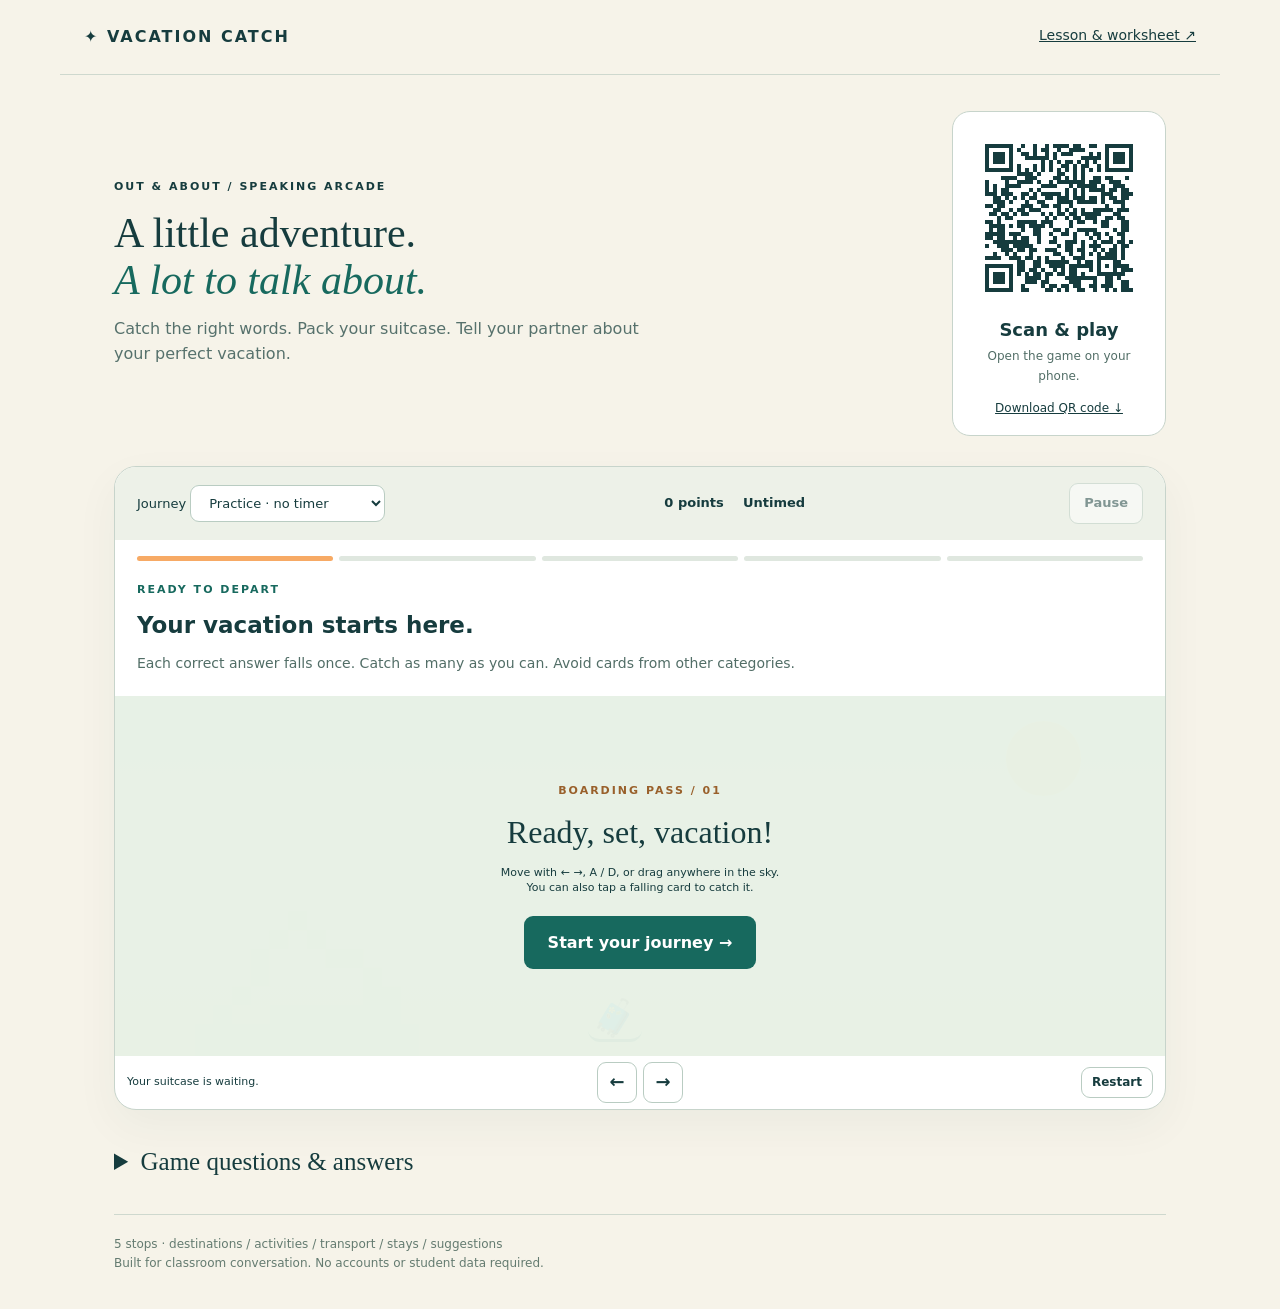
<file: index.html>
<!doctype html>
<html lang="en"><head><meta charset="utf-8"><meta name="viewport" content="width=device-width,initial-scale=1"><title>Vacation Catch • Pack, play & speak</title><link rel="stylesheet" href="style.css?v=18"><script defer src="lesson.js?v=4"></script><script defer src="game.js?v=18"></script></head>
<body><header><a class="brand" href="./">✦ VACATION CATCH</a><nav><a href="materials.html">Lesson & worksheet ↗</a></nav></header><main><div class="welcome"><section class="intro"><span class="eyebrow">OUT & ABOUT / SPEAKING ARCADE</span><h1>A little adventure.<br><em>A lot to talk about.</em></h1><p>Catch the right words. Pack your suitcase. Tell your partner about your perfect vacation.</p></section><aside class="qr-panel" aria-label="Open the game on your phone"><img src="vacation-catch-qr.png" width="180" height="180" alt="QR code linking to Vacation Catch"><div><strong>Scan &amp; play</strong><p>Open the game on your phone.</p><a href="vacation-catch-qr.png" download>Download QR code ↓</a></div></aside></div><section class="game-shell"><div class="toolbar"><label>Journey <select id="mode"><option value="practice">Practice · no timer</option><option value="challenge">Challenge · 30s target</option></select></label><div><span id="score">0 points</span> <span id="time">Untimed</span></div><button id="pause" disabled>Pause</button></div><div class="progress" id="progress"></div><div class="mission"><span id="stage">READY TO DEPART</span><h2 id="prompt">Your vacation starts here.</h2><p id="hint">Each correct answer falls once. Catch as many as you can. Avoid cards from other categories.</p></div><div id="field" tabindex="0" role="region" aria-label="Catch game. Use left and right arrow keys to move your suitcase."><div class="sun"></div><div class="landscape">⛰</div><div id="cards"></div><div id="basket" aria-hidden="true">🧳</div><div id="overlay"><span class="ticket">BOARDING PASS / 01</span><h2>Ready, set, vacation!</h2><p>Move with ← →, A / D, or drag anywhere in the sky.<br>You can also tap a falling card to catch it.</p><button id="start" class="primary">Start your journey →</button></div></div><div class="under"><div class="arrows"><button id="left" aria-label="Move suitcase left">←</button><button id="right" aria-label="Move suitcase right">→</button></div><p id="feedback" role="status" aria-live="polite">Your suitcase is waiting.</p><button id="restart">Restart</button></div></section><details class="answer-key"><summary id="answer-key-title" style="cursor:pointer;font:25px Georgia,serif;padding:8px 0">Game questions &amp; answers</summary><div class="answer-table-wrap"><table><thead><tr><th scope="col">Question</th><th scope="col">Correct answers</th></tr></thead><tbody id="answer-rows"></tbody></table></div></details><footer>5 stops · destinations / activities / transport / stays / suggestions<br>Built for classroom conversation. No accounts or student data required.</footer></main></body></html>
</file>
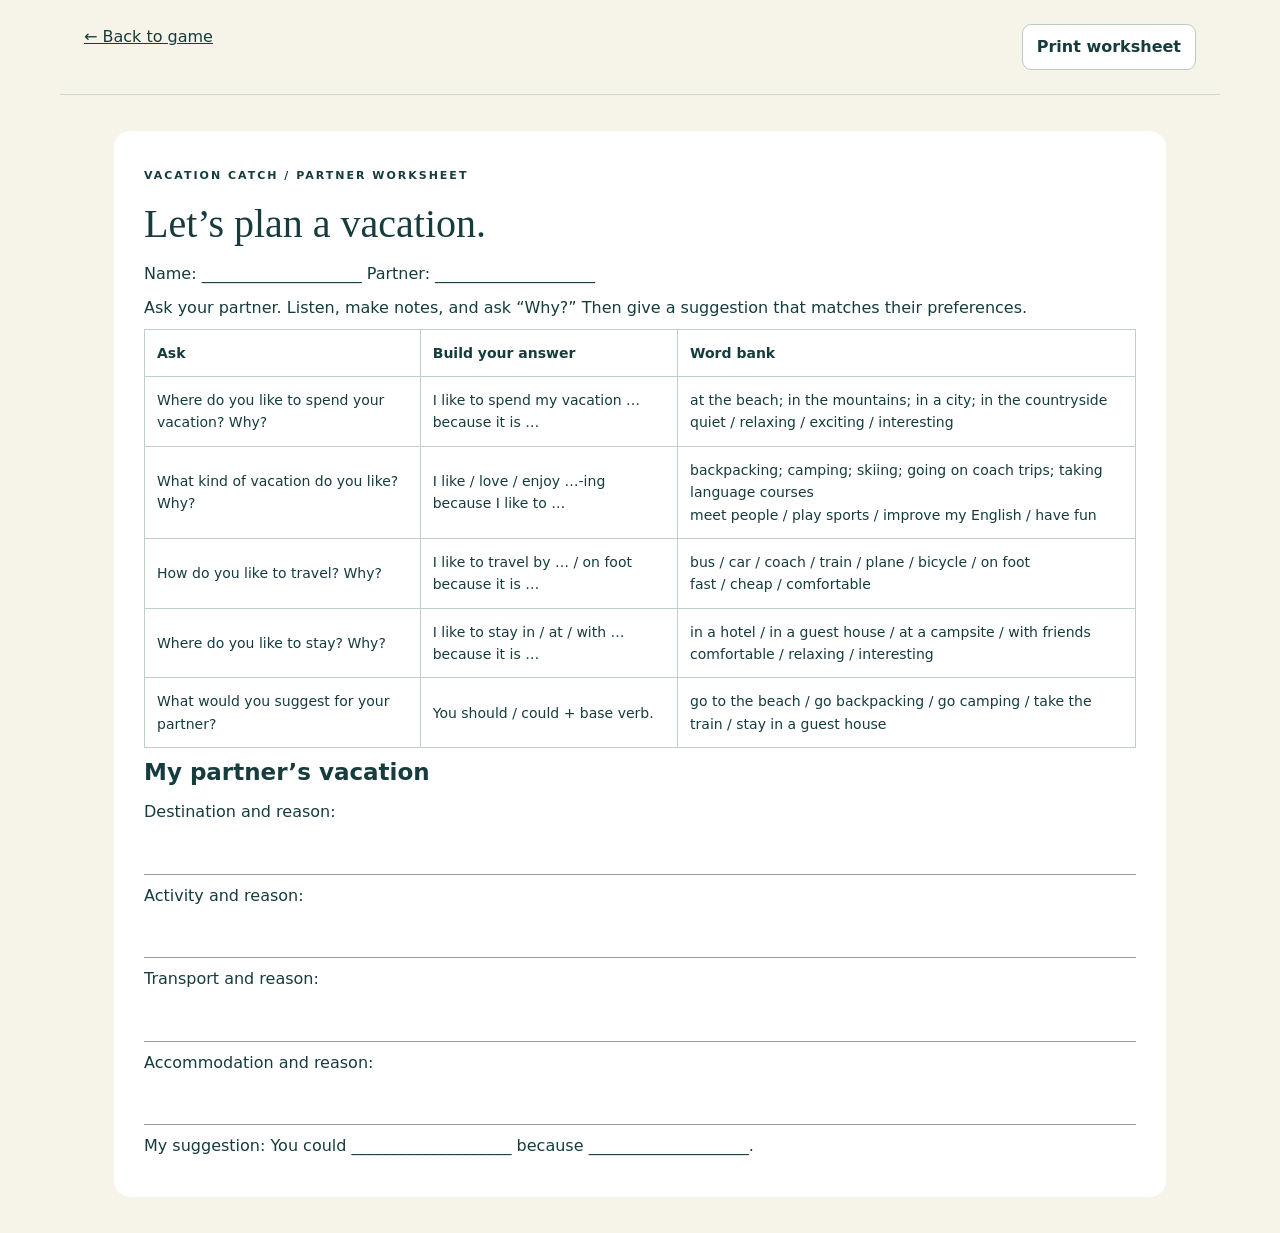
<file: materials.html>
<!doctype html><html lang="en"><head><meta charset="utf-8"><meta name="viewport" content="width=device-width,initial-scale=1"><title>Vacation Catch • Lesson materials</title><link rel="stylesheet" href="style.css"></head><body><header><a href="index.html">← Back to game</a><button onclick="print()">Print worksheet</button></header><main><article class="paper"><span class="eyebrow">VACATION CATCH / PARTNER WORKSHEET</span><h1>Let’s plan a vacation.</h1><p>Name: ____________________ Partner: ____________________</p><p>Ask your partner. Listen, make notes, and ask “Why?” Then give a suggestion that matches their preferences.</p><table><thead><tr><th>Ask</th><th>Build your answer</th><th>Word bank</th></tr></thead><tbody><tr><td>Where do you like to spend your vacation? Why?</td><td>I like to spend my vacation … because it is …</td><td>at the beach; in the mountains; in a city; in the countryside<br>quiet / relaxing / exciting / interesting</td></tr><tr><td>What kind of vacation do you like? Why?</td><td>I like / love / enjoy …-ing because I like to …</td><td>backpacking; camping; skiing; going on coach trips; taking language courses<br>meet people / play sports / improve my English / have fun</td></tr><tr><td>How do you like to travel? Why?</td><td>I like to travel by … / on foot because it is …</td><td>bus / car / coach / train / plane / bicycle / on foot<br>fast / cheap / comfortable</td></tr><tr><td>Where do you like to stay? Why?</td><td>I like to stay in / at / with … because it is …</td><td>in a hotel / in a guest house / at a campsite / with friends<br>comfortable / relaxing / interesting</td></tr><tr><td>What would you suggest for your partner?</td><td>You should / could + base verb.</td><td>go to the beach / go backpacking / go camping / take the train / stay in a guest house</td></tr></tbody></table><h2>My partner’s vacation</h2><p>Destination and reason:</p><div class="write"></div><p>Activity and reason:</p><div class="write"></div><p>Transport and reason:</p><div class="write"></div><p>Accommodation and reason:</p><div class="write"></div><p>My suggestion: You could ____________________ because ____________________.</p></article></main></body></html>
</file>
<file: style.css>
:root{--ink:#163c3e;--green:#17695e;--cream:#f6f3e9;--orange:#f7aa65}*{box-sizing:border-box}body{margin:0;background:var(--cream);color:var(--ink);font:16px/1.6 system-ui,sans-serif}header{max-width:1160px;margin:auto;padding:24px;display:flex;justify-content:space-between;gap:16px;border-bottom:1px solid #ced8ce}a{color:inherit}.brand{font-weight:850;letter-spacing:2px;text-decoration:none}nav{font-size:14px}main{max-width:1100px;margin:auto;padding:36px 24px}.intro{max-width:780px;margin:0 0 30px}.eyebrow,.ticket{font-size:11px;font-weight:800;letter-spacing:2px}h1{font:clamp(36px,5.5vw,64px)/1.08 Georgia,serif;margin:16px 0}h1 em{color:var(--green);font-weight:normal}.intro p{max-width:550px;color:#56716c}.game-shell{background:white;border:1px solid #c7d4cb;border-radius:22px;overflow:hidden;box-shadow:0 16px 45px #163c3e0c}.toolbar{display:flex;justify-content:space-between;align-items:center;gap:12px;padding:16px 22px;background:#edf1e8;font-size:13px}select,button{font:inherit;border:1px solid #b9ccc2;border-radius:9px;padding:9px 14px;background:white;color:var(--ink)}button,a,select{touch-action:manipulation}button{cursor:pointer;font-weight:700}button:disabled{opacity:.5;cursor:default}button:focus-visible,a:focus-visible,select:focus-visible,#field:focus-visible{outline:3px solid #ce6d28;outline-offset:3px}.primary{background:var(--green);color:white;border:0;padding:14px 24px}.toolbar span{margin-left:15px;font-weight:750}.progress{display:flex;gap:6px;padding:16px 22px 0}.progress span{height:5px;flex:1;background:#dfe7df;border-radius:4px}.progress .active{background:var(--orange)}.progress .done{background:var(--green)}.mission{padding:14px 22px}.mission>span{font-size:11px;letter-spacing:2px;font-weight:800;color:var(--green)}h2{font-size:23px;margin:6px 0}p{margin:8px 0}.mission p{font-size:14px;color:#526e67}#field{height:360px;position:relative;background:linear-gradient(#d5ece6,#ecf1d7);overflow:hidden;touch-action:none}.sun{position:absolute;right:8%;top:25px;background:#f7cf78;width:75px;height:75px;border-radius:50%;opacity:.7}.landscape{position:absolute;bottom:-90px;left:4%;font-size:300px;color:#b6d0bb;line-height:1;opacity:.45}#basket{position:absolute;bottom:14px;font-size:54px;width:90px;text-align:center;left:45%;line-height:1.2;border-bottom:5px solid var(--green);border-radius:20px}.card{position:absolute;top:0;width:150px;text-align:center;padding:10px 6px;border:1px solid #bed1c5;background:#fffef8;border-radius:11px;box-shadow:0 4px 0 #163c3e15;font-size:14px;font-weight:700}#overlay{position:absolute;inset:0;background:#e9f2e6f5;display:flex;flex-direction:column;align-items:center;justify-content:center;text-align:center;padding:24px;z-index:5}#overlay h2{font:32px Georgia,serif;margin:14px 0}#overlay p{max-width:600px;margin:0 0 20px}.ticket{color:#99602b}.under{padding:14px 20px;display:flex;align-items:center;gap:14px}.under p{flex:1;font-size:13px}.arrows{display:flex;gap:6px}.arrows button{font-size:20px;min-width:48px}.bottom{display:grid;grid-template-columns:1fr 1fr;gap:70px;padding:40px 0}.bottom p,#collected{color:#526e67;font-size:14px}h3{font:25px Georgia,serif;margin:8px 0}.chip{display:inline-block;border:1px solid #b8cbc0;border-radius:20px;padding:3px 10px;margin:3px;font-size:12px}footer{font-size:12px;border-top:1px solid #ced8ce;padding-top:20px;color:#647b70}.paper{background:white;padding:30px;border-radius:16px}.paper h1{font-size:40px}.paper table{border-collapse:collapse;width:100%;font-size:14px}.paper td,.paper th{border:1px solid #bdd0c4;padding:12px;text-align:left}.write{border-bottom:1px solid #999;height:42px} @media(max-width:650px){header{padding:16px}.brand{font-size:12px;letter-spacing:1px}nav{font-size:12px}main{padding:24px 12px}.toolbar{flex-wrap:wrap;padding:12px}.toolbar label{width:100%}.toolbar span{margin:0 10px 0 0}.mission{padding:14px}h2{font-size:20px}.bottom{grid-template-columns:1fr;gap:25px}.under{flex-wrap:wrap}.under p{min-width:160px}.card{width:130px;font-size:13px}#overlay h2{font-size:27px}.paper{padding:14px;overflow-x:auto}}@media print{header,button,.no-print{display:none!important}body{background:white}main{padding:0}.paper{padding:0}.paper h1{font-size:30px}}
.welcome{display:flex;align-items:center;justify-content:space-between;gap:30px;margin-bottom:30px}.welcome .intro{margin-bottom:0}.qr-panel{flex:0 0 214px;text-align:center;background:white;border:1px solid #c7d4cb;border-radius:18px;padding:16px}.qr-panel img{display:block;width:180px;height:180px;margin:0 auto 8px}.qr-panel strong{font-size:18px}.qr-panel p{font-size:12px;margin:3px 0 8px;color:#526e67}.qr-panel a{font-size:12px}@media(max-width:700px){.welcome{flex-direction:column;align-items:stretch}.qr-panel{flex-basis:auto;display:flex;align-items:center;gap:18px;text-align:left}.qr-panel img{width:132px;height:132px;margin:0}.qr-panel div{flex:1}}
.under{display:grid;grid-template-columns:minmax(0,1fr) auto minmax(0,1fr)}.under .arrows{grid-column:2;grid-row:1;justify-content:center}.under #feedback{grid-column:1;grid-row:1;min-width:0}.under #restart{grid-column:3;grid-row:1;justify-self:end}@media(max-width:650px){.under{grid-template-columns:1fr auto 1fr}.under #feedback{grid-column:1 / -1;grid-row:2;text-align:center}.under #restart{padding:9px;font-size:12px}}

#basket{width:54px;font-size:36px;border-bottom-width:3px;border-radius:12px}
#overlay #start{font-size:16px}#overlay:has(#start) p{font-size:13px;line-height:1.5}
.intro h1{font-size:clamp(28px,3.5vw,42px);line-height:1.12;margin:12px 0}

.answer-key{padding:30px 0}.answer-key h3{margin-bottom:18px}.answer-table-wrap{overflow-x:auto}.answer-key table{width:100%;border-collapse:collapse;background:white;font-size:14px}.answer-key th,.answer-key td{border:1px solid #c7d4cb;padding:14px 16px;text-align:left;vertical-align:top}.answer-key thead{background:#e3ede5}.answer-key tbody th{width:35%;font-weight:600}.answer-key td{line-height:1.8}@media(max-width:650px){.answer-key th,.answer-key td{padding:10px;font-size:13px}}

.under #feedback{font-size:11px;line-height:1.4}

#overlay:has(#start) p{font-size:11px;line-height:1.4}

.under{padding:6px 12px;gap:4px 10px}.under #feedback{margin:0;line-height:1.25}.under .arrows button{font-size:18px;min-width:40px;padding:5px 10px}.under #restart{padding:5px 10px;font-size:12px}@media(max-width:650px){.under{padding:6px 10px;row-gap:4px}.under #feedback{margin:0;font-size:10px;line-height:1.25}.under #restart{padding:5px 8px}.under .arrows button{min-height:36px}#field{height:390px}}

body.game-active{overflow:hidden}.game-active>header,.game-active .welcome,.game-active .answer-key,.game-active footer{display:none}.game-active main{max-width:1100px;padding:8px;margin:auto}.game-active .game-shell{height:calc(100svh - 16px);display:flex;flex-direction:column;border-radius:14px}.game-active .toolbar{padding:6px 12px;gap:4px;font-size:12px}.game-active .toolbar label{width:auto}.game-active .toolbar select,.game-active .toolbar button{padding:4px 7px;font-size:12px}.game-active .progress{padding:7px 12px 0}.game-active .mission{padding:6px 12px}.game-active .mission>span{font-size:9px;letter-spacing:1px}.game-active .mission h2{font-size:19px;line-height:1.25;margin:3px 0}.game-active .mission p{font-size:11px;margin:3px 0;line-height:1.3}.game-active #field{height:auto;min-height:160px;flex:1}.game-active .under{flex-shrink:0}@media(max-width:650px){.game-active .toolbar{flex-wrap:wrap}.game-active .toolbar label{flex:1}.game-active .toolbar span{margin-right:5px}.game-active .toolbar select{max-width:160px}.game-active .under{padding:4px 8px}.game-active .under #feedback{font-size:10px}}
</file>
